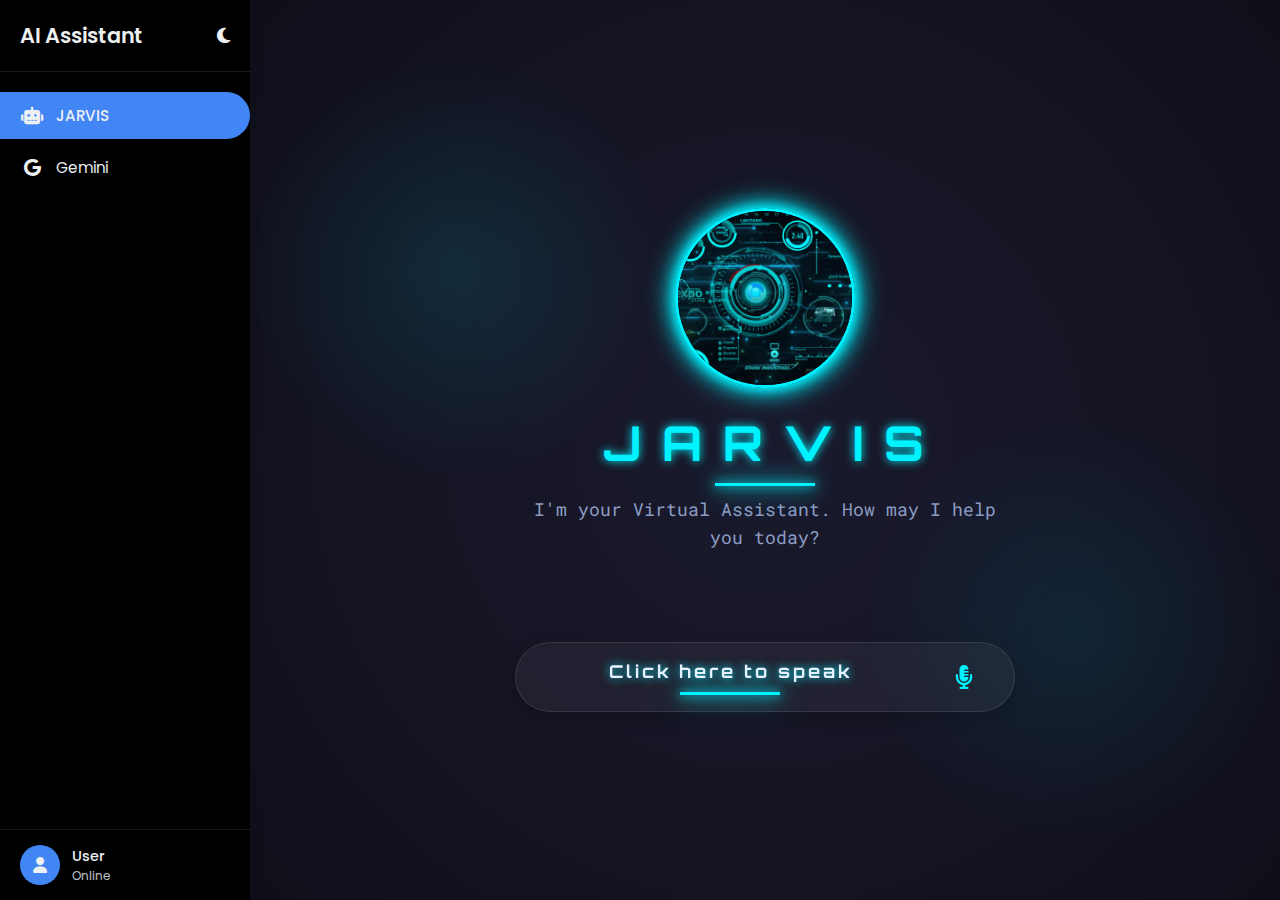
<file: index.html>
<!DOCTYPE html>
<html lang="en">
<head>
    <meta charset="UTF-8">
    <meta name="viewport" content="width=device-width, initial-scale=1.0">
    <title>Gemini Chatbot | JARVIS</title>
    <link rel="stylesheet" href="https://fonts.googleapis.com/css2?family=Material+Symbols+Rounded:opsz,wght,FILL,GRAD@24,400,0,0" />
    <link rel="stylesheet" href="https://cdnjs.cloudflare.com/ajax/libs/font-awesome/6.4.0/css/all.min.css">
    <link rel="stylesheet" href="style.css">
</head>
<body>
    <div class="app-container">
        <div class="sidebar">
            <div class="sidebar-header">
                <h2>AI Assistant</h2>
                <div class="theme-toggle">
                    <i class="fas fa-moon"></i>
                </div>
            </div>
            <div class="tab-buttons">
                <button class="tab-button active" onclick="showFrame('jarvis')">
                    <i class="fas fa-robot"></i>
                    <span>JARVIS</span>
                </button>
                <button class="tab-button" onclick="showFrame('google')">
                    <i class="fab fa-google"></i>
                    <span>Gemini</span>
                </button>
            </div>
            <div class="user-profile">
                <div class="avatar">
                    <i class="fas fa-user"></i>
                </div>
                <div class="user-info">
                    <span class="username">User</span>
                    <span class="user-status">Online</span>
                </div>
            </div>
        </div>
        <div class="main-content">
            <iframe id="jarvis-frame" src="jarvis.html" class="active-frame"></iframe>
            <iframe id="google-frame" src="gemini.html"></iframe>
        </div>
    </div>
    <script src="script.js"></script>
</body>
</html>
</file>
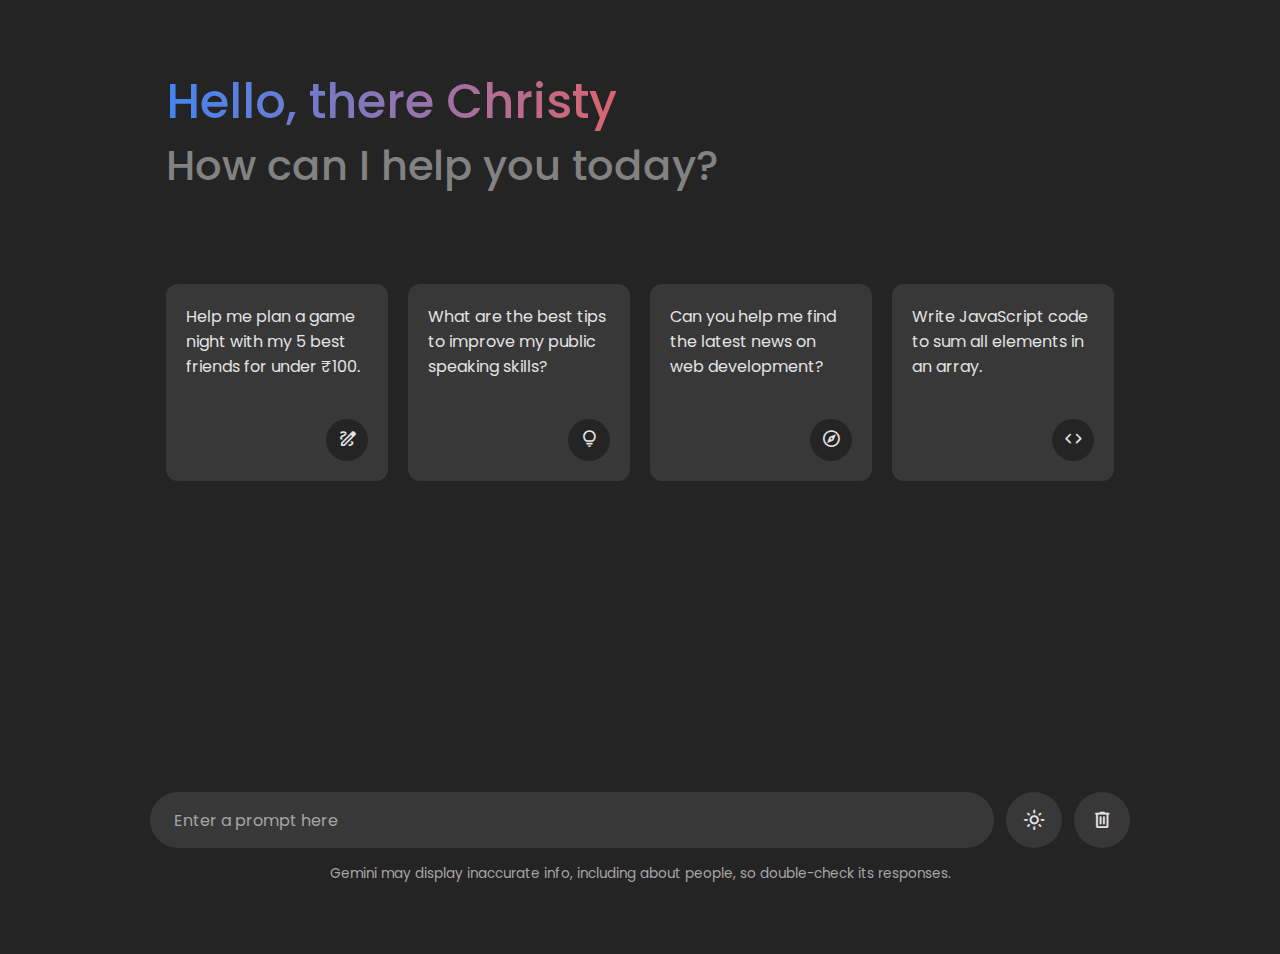
<file: gemini.html>
<!DOCTYPE html>
<html lang="en">
<head>
  <meta charset="UTF-8">
  <meta name="viewport" content="width=device-width, initial-scale=1.0">
  <title>Gemini Chatbot | Christena</title>
  <link rel="stylesheet" href="https://fonts.googleapis.com/css2?family=Material+Symbols+Rounded:opsz,wght,FILL,GRAD@24,400,0,0" />
  <link rel="stylesheet" href="style.css">
  <style>
@import url('https://fonts.googleapis.com/css2?family=Poppins:wght@400;500;600&display=swap');
* {
  margin: 0;
  padding: 0;
  box-sizing: border-box;
  font-family: "Poppins", sans-serif;
}
:root {
  --text-color: #E3E3E3;
  --subheading-color: #828282;
  --placeholder-color: #A6A6A6;
  --primary-color: #242424;
  --secondary-color: #383838;
  --secondary-hover-color: #444;
}
.light_mode {
  --text-color: #222;
  --subheading-color: #A0A0A0;
  --placeholder-color: #6C6C6C;
  --primary-color: #FFF;
  --secondary-color: #E9EEF6;
  --secondary-hover-color: #DBE1EA;
}
body {
  background: var(--primary-color);
}
.header, .chat-list .message, .typing-form {
  margin: 0 auto;
  max-width: 980px;
}
.header {
  margin-top: 6vh;
  padding: 1rem;
  overflow-x: hidden;
}
body.hide-header .header {
  margin: 0;
  display: none;
}
.header :where(.title, .subtitle) {
  color: var(--text-color);
  font-weight: 500;
  line-height: 4rem;
}
.header .title {
  width: fit-content;
  font-size: 3rem;
  background-clip: text;
  background: linear-gradient(to right, #4285f4, #d96570);
  -webkit-background-clip: text;
  -webkit-text-fill-color: transparent;
}
.header .subtitle {
  font-size: 2.6rem;
  color: var(--subheading-color);
}
.suggestion-list {
  width: 100%;
  list-style: none;
  display: flex;
  gap: 1.25rem;
  margin-top: 9.5vh;
  overflow: hidden;
  overflow-x: auto;
  scroll-snap-type: x mandatory;
  scrollbar-width: none;
}
.suggestion-list .suggestion {
  cursor: pointer;
  padding: 1.25rem;
  width: 222px;
  flex-shrink: 0;
  display: flex;
  flex-direction: column;
  align-items: flex-end;
  border-radius: 0.75rem;
  justify-content: space-between;
  background: var(--secondary-color);
  transition: 0.2s ease;
}
.suggestion-list .suggestion:hover {
  background: var(--secondary-hover-color);
}
.suggestion-list .suggestion :where(.text, .icon) {
  font-weight: 400;
  color: var(--text-color);
}
.suggestion-list .suggestion .icon {
  width: 42px;
  height: 42px;
  display: flex;
  font-size: 1.3rem;
  margin-top: 2.5rem;
  align-self: flex-end;
  align-items: center;
  border-radius: 50%;
  justify-content: center;
  color: var(--text-color);
  background: var(--primary-color);
}
.chat-list {
  padding: 2rem 1rem 12rem;
  max-height: 100vh;
  overflow-y: auto;
  scrollbar-color: #999 transparent;
}
.chat-list .message.incoming {
  margin-top: 1.5rem;
}
.chat-list .message .message-content {
  display: flex;
  gap: 1.5rem;
  width: 100%;
  align-items: center;
}
.chat-list .message .text {
  color: var(--text-color);
  white-space: pre-wrap;
}
.chat-list .message.error .text {
  color: #e55865;
}
.chat-list .message.loading .text {
  display: none;
}
.chat-list .message .avatar {
  width: 40px;
  height: 40px;
  object-fit: cover;
  border-radius: 50%;
  align-self: flex-start;
}
.chat-list .message.loading .avatar {
  animation: rotate 3s linear infinite;
}
@keyframes rotate {
  100% {
    transform: rotate(360deg);
  }
}
.chat-list .message .icon {
  color: var(--text-color);
  cursor: pointer;
  height: 35px;
  width: 35px;
  border-radius: 50%;
  display: flex;
  align-items: center;
  justify-content: center;
  background: none;
  font-size: 1.25rem;
  margin-left: 3.5rem;
  visibility: hidden;
}
.chat-list .message .icon.hide {
  visibility: hidden;
}
.chat-list .message:not(.loading, .error):hover .icon:not(.hide){
  visibility: visible;
}
.chat-list .message .icon:hover {
  background: var(--secondary-hover-color);
}
.chat-list .message .loading-indicator {
  display: none;
  gap: 0.8rem;
  width: 100%;
  flex-direction: column;
}
.chat-list .message.loading .loading-indicator {
  display: flex;
}
.chat-list .message .loading-indicator .loading-bar {
  height: 11px;
  width: 100%;
  border-radius: 0.135rem;
  background-position: -800px 0;
  background: linear-gradient(to right, #4285f4, var(--primary-color), #4285f4);
  animation: loading 3s linear infinite;
}
.chat-list .message .loading-indicator .loading-bar:last-child {
  width: 70%;
}
@keyframes loading {
  0% {
    background-position: -800px 0;
  }
  100% {
    background-position: 800px 0;
  }
}
.typing-area {
  position: fixed;
  width: 100%;
  left: 0;
  bottom: 0;
  padding: 1rem;
  background: var(--primary-color);
}
.typing-area :where(.typing-form, .action-buttons) {
  display: flex;
  gap: 0.75rem;
}
.typing-form .input-wrapper {
  width: 100%;
  height: 56px;
  display: flex;
  position: relative;
}
.typing-form .typing-input {
  height: 100%;
  width: 100%;
  border: none;
  outline: none;
  resize: none;
  font-size: 1rem;
  color: var(--text-color);
  padding: 1.1rem 4rem 1.1rem 1.5rem;
  border-radius: 100px;
  background: var(--secondary-color);
}
.typing-form .typing-input:focus {
  background: var(--secondary-hover-color);
}
.typing-form .typing-input::placeholder {
  color: var(--placeholder-color);
}
.typing-area .icon {
  width: 56px;
  height: 56px;
  flex-shrink: 0;
  cursor: pointer;
  border-radius: 50%;
  display: flex;
  font-size: 1.4rem;
  color: var(--text-color);
  align-items: center;
  justify-content: center;
  background: var(--secondary-color);
  transition: 0.2s ease;
}
.typing-area .icon:hover {
  background: var(--secondary-hover-color);
}
.typing-form #send-message-button {
  position: absolute;
  right: 0;
  outline: none;
  border: none;
  transform: scale(0);
  background: transparent;
  transition: transform 0.2s ease;
}
.typing-form .typing-input:valid ~ #send-message-button {
  transform: scale(1);
}
.typing-area .disclaimer-text {
  text-align: center;
  font-size: 0.85rem;
  margin-top: 1rem;
  color: var(--placeholder-color);
}
@media (max-width: 768px) {
  .header :is(.title, .subtitle) {
    font-size: 2rem;
    line-height: 2.6rem;
  }
  .header .subtitle {
    font-size: 1.7rem;
  }
  .typing-area :where(.typing-form, .action-buttons) {
    gap: 0.4rem;
  }
  .typing-form .input-wrapper {
    height: 50px;
  }
  .typing-form .typing-input {
    padding: 1.1rem 3.5rem 1.1rem 1.2rem;
  }
  .typing-area .icon {
    height: 50px;
    width: 50px;
  }
  .typing-area .disclaimer-text {
    font-size: 0.75rem;
    margin-top: 0.5rem;
  }
}
  </style>
</head>
<body>
  <header class="header">
    <h1 class="title">Hello, there Christy</h1>
    <p class="subtitle">How can I help you today?</p>
    <ul class="suggestion-list">
      <li class="suggestion">
        <h4 class="text">Help me plan a game night with my 5 best friends for under ₹100.</h4>
        <span class="icon material-symbols-rounded">draw</span>
      </li>
      <li class="suggestion">
        <h4 class="text">What are the best tips to improve my public speaking skills?</h4>
        <span class="icon material-symbols-rounded">lightbulb</span>
      </li>
      <li class="suggestion">
        <h4 class="text">Can you help me find the latest news on web development?</h4>
        <span class="icon material-symbols-rounded">explore</span>
      </li>
      <li class="suggestion">
        <h4 class="text">Write JavaScript code to sum all elements in an array.</h4>
        <span class="icon material-symbols-rounded">code</span>
      </li>
    </ul>
  </header>
  <div class="chat-list"></div>
  <div class="typing-area">
    <form action="#" class="typing-form">
      <div class="input-wrapper">
        <input type="text" placeholder="Enter a prompt here" class="typing-input" required />
        <button id="send-message-button" class="icon material-symbols-rounded">send</button>
      </div>
      <div class="action-buttons">
        <span id="theme-toggle-button" class="icon material-symbols-rounded">light_mode</span>
        <span id="delete-chat-button" class="icon material-symbols-rounded">delete</span>
      </div>
    </form>
    <p class="disclaimer-text">
      Gemini may display inaccurate info, including about people, so double-check its responses.
    </p>
  </div>
  <script src="script.js"></script>
  <script>
    const typingForm = document.querySelector(".typing-form");
const chatContainer = document.querySelector(".chat-list");
const suggestions = document.querySelectorAll(".suggestion");
const toggleThemeButton = document.querySelector("#theme-toggle-button");
const deleteChatButton = document.querySelector("#delete-chat-button");

let userMessage = null;
let isResponseGenerating = false;

const API_KEY = "AI"; 
const API_URL = `https://generativelanguage.googleapis.com/v1beta/models/gemini-1.5-flash:generateContent?key=${API_KEY}`;

const loadDataFromLocalstorage = () => {
    const savedChats = localStorage.getItem("saved-chats");
    const isLightMode = (localStorage.getItem("themeColor") === "light_mode");

    document.body.classList.toggle("light_mode", isLightMode);
    toggleThemeButton.innerText = isLightMode ? "dark_mode" : "light_mode";

    chatContainer.innerHTML = savedChats || '';

    if (savedChats && savedChats.trim() !== '') {
        document.body.classList.add("hide-header");
    } else {
        document.body.classList.remove("hide-header");
    }

    chatContainer.scrollTo(0, chatContainer.scrollHeight);
};

const createMessageElement = (content, ...classes) => {
  const div = document.createElement("div");
  div.classList.add("message", ...classes);
  div.innerHTML = content;
  return div;
}
const showTypingEffect = (text, textElement, incomingMessageDiv) => {
  const words = text.split(' ');
  let currentWordIndex = 0;
  const typingInterval = setInterval(() => {
    textElement.innerText += (currentWordIndex === 0 ? '' : ' ') + words[currentWordIndex++];
    incomingMessageDiv.querySelector(".icon").classList.add("hide");
    if (currentWordIndex === words.length) {
      clearInterval(typingInterval);
      isResponseGenerating = false;
      incomingMessageDiv.querySelector(".icon").classList.remove("hide");
      localStorage.setItem("saved-chats", chatContainer.innerHTML); 
    }
    chatContainer.scrollTo(0, chatContainer.scrollHeight);
  }, 75);
}
const generateAPIResponse = async (incomingMessageDiv) => {
  const textElement = incomingMessageDiv.querySelector(".text"); 
  try {
    const response = await fetch(API_URL, {
      method: "POST",
      headers: { "Content-Type": "application/json" },
      body: JSON.stringify({ 
        contents: [{ 
          role: "user", 
          parts: [{ text: userMessage }] 
        }] 
      }),
    });
    const data = await response.json();
    if (!response.ok) throw new Error(data.error.message);
    const apiResponse = data.candidates[0].content.parts[0].text.replace(/\\(.?)\\*/g, '$1');
    showTypingEffect(apiResponse, textElement, incomingMessageDiv); 
  } catch (error) { 
    isResponseGenerating = false;
    textElement.innerText = error.message;
    textElement.parentElement.closest(".message").classList.add("error");
  } finally {
    incomingMessageDiv.classList.remove("loading");
  }
}
const showLoadingAnimation = () => {
  const html = `<div class="message-content">
                  <img class="avatar" src="gemini.png" alt="Gemini avatar">
                  <p class="text"></p>
                  <div class="loading-indicator">
                    <div class="loading-bar"></div>
                    <div class="loading-bar"></div>
                    <div class="loading-bar"></div>
                  </div>
                </div>
                <span onClick="copyMessage(this)" class="icon material-symbols-rounded">content_copy</span>`;
  const incomingMessageDiv = createMessageElement(html, "incoming", "loading");
  chatContainer.appendChild(incomingMessageDiv);
  chatContainer.scrollTo(0, chatContainer.scrollHeight); 
  generateAPIResponse(incomingMessageDiv);
}
const copyMessage = (copyButton) => {
  const messageText = copyButton.parentElement.querySelector(".text").innerText;
  navigator.clipboard.writeText(messageText);
  copyButton.innerText = "done"; 
  setTimeout(() => copyButton.innerText = "content_copy", 1000); 
}
const handleOutgoingChat = () => {
  userMessage = typingForm.querySelector(".typing-input").value.trim() || userMessage;
  if(!userMessage || isResponseGenerating) return; 
  isResponseGenerating = true;
  const html = `<div class="message-content">
                  <img class="avatar" src="user.png" alt="User avatar">
                  <p class="text"></p>
                </div>`;
  const outgoingMessageDiv = createMessageElement(html, "outgoing");
  outgoingMessageDiv.querySelector(".text").innerText = userMessage;
  chatContainer.appendChild(outgoingMessageDiv);
  
  typingForm.reset(); 
  document.body.classList.add("hide-header");
  chatContainer.scrollTo(0, chatContainer.scrollHeight); 
  setTimeout(showLoadingAnimation, 500);
}
toggleThemeButton.addEventListener("click", () => {
  const isLightMode = document.body.classList.toggle("light_mode");
  localStorage.setItem("themeColor", isLightMode ? "light_mode" : "dark_mode");
  toggleThemeButton.innerText = isLightMode ? "dark_mode" : "light_mode";
});
deleteChatButton.addEventListener("click", () => {
  if (confirm("Are you sure you want to delete all the chats?")) {
    localStorage.removeItem("saved-chats");
    loadDataFromLocalstorage();
  }
});
suggestions.forEach(suggestion => {
  suggestion.addEventListener("click", () => {
    userMessage = suggestion.querySelector(".text").innerText;
    handleOutgoingChat();
  });
});
typingForm.addEventListener("submit", (e) => {
  e.preventDefault(); 
  handleOutgoingChat();
});
loadDataFromLocalstorage();

  </script>
</body>
</html>
</file>
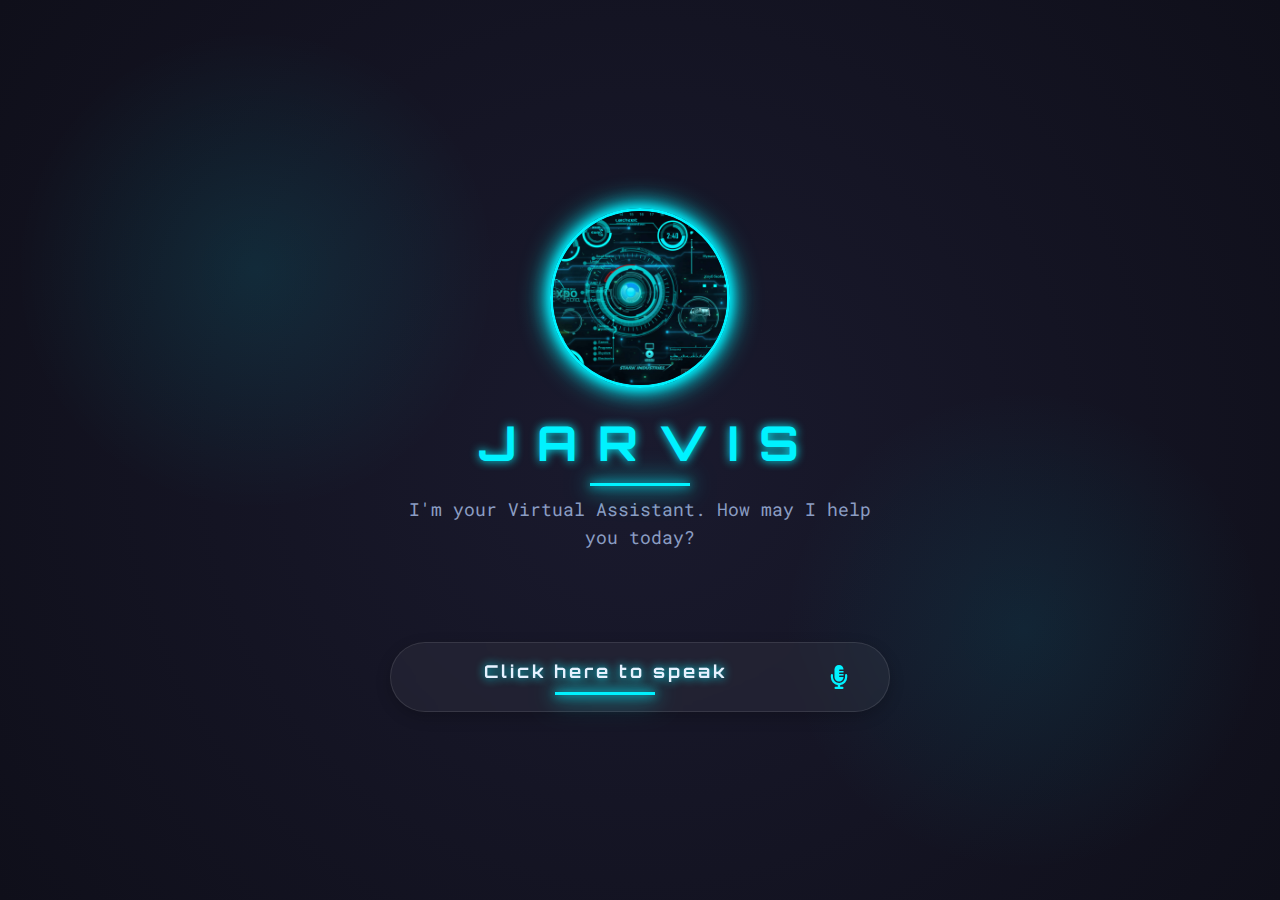
<file: jarvis.html>
<!DOCTYPE HTML>
<html lang="en">
<head>
    <meta charset="UTF-8">
    <meta name="viewport" content="width=device-width, initial-scale=1.0">
    <meta http-equiv="X-UA-Compatible" content="ie=edge">
    <title>JARVIS – Virtual Assistant</title>
    <link rel="shortcut icon" href="avatar.png" type="image/x-icon">
    <!-- Linking the CSS file for styling -->
    <link rel="stylesheet" href="https://cdnjs.cloudflare.com/ajax/libs/font-awesome/6.4.0/css/all.min.css">
    <style>
        /* Importing fonts */
        @import url('https://fonts.googleapis.com/css2?family=Orbitron:wght@400;500;600;700&family=Roboto+Mono:wght@300;400;500;600&display=swap');

        /* Color variables */
        :root {
            --primary: #00f2ff;
            --primary-dark: #00bcd4;
            --secondary: #1a1a2e;
            --background: #0f0f1a;
            --text-light: #e6f1ff;
            --text-dim: #8b9dc3;
            --glass: rgba(255, 255, 255, 0.05);
            --glass-border: rgba(255, 255, 255, 0.1);
            --neon-glow: 0 0 10px var(--primary), 0 0 20px var(--primary), 0 0 30px var(--primary);
        }

        /* Universal styles */
        * {
            margin: 0;
            padding: 0;
            box-sizing: border-box;
        }

        body {
            background: var(--background);
            color: var(--text-light);
            font-family: 'Roboto Mono', monospace;
            overflow-x: hidden;
            height: 100vh;
        }

        /* Main section */
        .main {
            min-height: 100vh;
            width: 100%;
            display: flex;
            flex-direction: column;
            align-items: center;
            justify-content: center;
            background: radial-gradient(circle at center, #1a1a2e 0%, #0f0f1a 100%);
            position: relative;
            overflow: hidden;
        }

        /* Futuristic background elements */
        .main::before {
            content: '';
            position: absolute;
            top: 0;
            left: 0;
            width: 100%;
            height: 100%;
            background: 
                radial-gradient(circle at 20% 30%, rgba(0, 242, 255, 0.1) 0%, transparent 20%),
                radial-gradient(circle at 80% 70%, rgba(0, 188, 212, 0.1) 0%, transparent 20%);
            z-index: 0;
        }

        /* Image container */
        .image-container {
            padding: 20px;
            text-align: center;
            position: relative;
            z-index: 1;
            margin-bottom: 30px;
            animation: float 6s ease-in-out infinite;
        }

        @keyframes float {
            0%, 100% { transform: translateY(0); }
            50% { transform: translateY(-15px); }
        }

        /* Image styling */
        .image img {
            width: 180px;
            height: 180px;
            object-fit: cover;
            border-radius: 50%;
            border: 3px solid var(--primary);
            box-shadow: var(--neon-glow);
            transition: all 0.5s ease;
        }

        .image img:hover {
            transform: scale(1.05);
            box-shadow: 0 0 20px var(--primary), 0 0 30px var(--primary), 0 0 40px var(--primary);
        }

        /* Title styling */
        h1 {
            color: var(--primary);
            font-family: 'Orbitron', sans-serif;
            font-size: 3rem;
            font-weight: 700;
            margin: 20px 0 10px;
            letter-spacing: 3px;
            text-shadow: 0 0 10px var(--primary);
            position: relative;
        }

        h1::after {
            content: '';
            display: block;
            width: 100px;
            height: 3px;
            background: var(--primary);
            margin: 10px auto;
            box-shadow: var(--neon-glow);
        }

        /* Subtitle styling */
        p {
            color: var(--text-dim);
            font-size: 1.1rem;
            margin-bottom: 40px;
            max-width: 500px;
            line-height: 1.6;
        }

        /* Input section */
        .input {
            display: flex;
            justify-content: space-between;
            align-items: center;
            width: 90%;
            max-width: 500px;
            height: 70px;
            border-radius: 35px;
            background: var(--glass);
            backdrop-filter: blur(10px);
            border: 1px solid var(--glass-border);
            padding: 0 25px;
            box-shadow: 0 5px 15px rgba(0, 0, 0, 0.2);
            transition: all 0.3s ease;
            position: relative;
            z-index: 1;
        }

        .input:hover {
            border-color: var(--primary);
            box-shadow: 0 0 15px rgba(0, 242, 255, 0.3);
        }

        /* Microphone button */
        .talk {
            background: transparent;
            outline: none;
            border: none;
            width: 50px;
            height: 50px;
            display: flex;
            justify-content: center;
            align-items: center;
            cursor: pointer;
            color: var(--primary);
            font-size: 1.5rem;
            transition: all 0.3s ease;
            border-radius: 50%;
        }

        .talk:hover {
            color: white;
            background: var(--primary);
            transform: scale(1.1);
            box-shadow: 0 0 15px var(--primary);
        }

        /* Content text */
        .content {
            color: var(--text-light);
            font-size: 1.1rem;
            margin-right: 20px;
            flex-grow: 1;
            text-align: center;
            transition: all 0.3s ease;
        }

        /* Active state for listening */
        .input.listening {
            border-color: var(--primary);
            box-shadow: var(--neon-glow);
            animation: pulse 1.5s infinite;
        }

        .input.listening .talk {
            color: #ff3d3d;
            animation: pulse 0.8s infinite;
        }

        @keyframes pulse {
            0%, 100% { transform: scale(1); }
            50% { transform: scale(1.05); }
        }

        /* Responsive design */
        @media (max-width: 768px) {
            h1 {
                font-size: 2rem;
            }
            
            p {
                font-size: 1rem;
                padding: 0 20px;
            }
            
            .input {
                height: 60px;
                width: 95%;
            }
            
            .image img {
                width: 150px;
                height: 150px;
            }
        }
    </style>
</head>
<body>
    <section class="main">
        <div class="image-container">
            <div class="image">
                <img decoding="async" src="image.png" alt="JARVIS Image">
            </div>
            <h1>J A R V I S</h1>
            <p>I'm your Virtual Assistant. How may I help you today?</p>
        </div>
        <div class="input">
            <h1 class="content">Click here to speak</h1>
            <button class="talk"><i class="fas fa-microphone-alt"></i></button>
        </div>
    </section>

    <script>
        // All original JavaScript remains exactly the same
        const btn = document.querySelector('.talk');
        const content = document.querySelector('.content');
        const inputDiv = document.querySelector('.input');

        function speak(text) {
            const text_speak = new SpeechSynthesisUtterance(text);
            text_speak.rate = 1;
            text_speak.volume = 1;
            text_speak.pitch = 1;
            window.speechSynthesis.speak(text_speak);
        }

        function wishMe() {
            var day = new Date();
            var hour = day.getHours();
            if (hour >= 0 && hour < 12) {
                speak("Good Morning Boss...");
            } else if (hour >= 12 && hour < 17) {
                speak("Good Afternoon Boss...");
            } else {
                speak("Good Evening Boss...");
            }
        }

        window.addEventListener('load', () => {
            speak("Initializing JARVIS...");
            wishMe();
        });

        const SpeechRecognition = window.SpeechRecognition || window.webkitSpeechRecognition;
        const recognition = new SpeechRecognition();

        recognition.onresult = (event) => {
            const currentIndex = event.resultIndex;
            const transcript = event.results[currentIndex][0].transcript;
            content.textContent = transcript;
            takeCommand(transcript.toLowerCase());
        };

        btn.addEventListener('click', () => {
            content.textContent = "Listening...";
            inputDiv.classList.add('listening');
            recognition.start();
        });

        recognition.onend = () => {
            inputDiv.classList.remove('listening');
        };

        function takeCommand(message) {
            if (message.includes('hey') || message.includes('hello')) {
                speak("Hello Christena, How may I help you?");
            } else if (message.includes("open google")) {
                window.open("https://google.com", "_blank");
                speak("Opening Google...");
            } else if (message.includes("open youtube")) {
                window.open("https://youtube.com", "_blank");
                speak("Opening Youtube...");
            } else if (message.includes("open facebook")) {
                window.open("https://facebook.com", "_blank");
                speak("Opening Facebook...");
            } else if (message.includes('what is') || message.includes('who is') || message.includes('what are')) {
                window.open(`https://www.google.com/search?q=${message.replace(" ", "+")}`, "_blank");
                const finalText = "This is what I found on the internet regarding " + message;
                speak(finalText);
            } else if (message.includes('wikipedia')) {
                window.open(`https://en.wikipedia.org/wiki/${message.replace("wikipedia", "").trim()}`, "_blank");
                const finalText = "This is what I found on Wikipedia regarding " + message;
                speak(finalText);
            } else if (message.includes('time')) {
                const time = new Date().toLocaleString(undefined, { hour: "numeric", minute: "numeric" });
                const finalText = "The current time is " + time;
                speak(finalText);
            } else if (message.includes('date')) {
                const date = new Date().toLocaleString(undefined, { month: "short", day: "numeric" });
                const finalText = "Today's date is " + date;
                speak(finalText);
            } else if (message.includes('calculator')) {
                window.open('Calculator:///');
                const finalText = "Opening Calculator";
                speak(finalText);
            } else {
                window.open(`https://www.google.com/search?q=${message.replace(" ", "+")}`, "_blank");
                const finalText = "I found some information for " + message + " on Google";
                speak(finalText);
            }
        }
    </script>
</body>
</html>
</file>
<file: style.css>
/* Import Google Fonts */
@import url('https://fonts.googleapis.com/css2?family=Poppins:wght@300;400;500;600;700&display=swap');
@import url('https://fonts.googleapis.com/css2?family=Roboto+Mono:wght@100;300;400;500;700&display=swap');

/* Color Variables */
:root {
    --primary-color: #4285f4;
    --secondary-color: #34a853;
    --accent-color: #fbbc05;
    --danger-color: #ea4335;
    --dark-color: #202124;
    --light-color: #f8f9fa;
    --sidebar-bg: #000000;
    --sidebar-text: #ecf0f1;
    --sidebar-hover: #34495e;
    --shadow: 0 4px 6px rgba(0, 0, 0, 0.1);
    --transition: all 0.3s ease;
}

/* Base Styles */
* {
    margin: 0;
    padding: 0;
    box-sizing: border-box;
    font-family: 'Poppins', sans-serif;
}

body {
    background-color: #f5f7fa;
    color: #333;
    height: 100vh;
    overflow: hidden;
}

.app-container {
    display: flex;
    height: 100vh;
}

/* Sidebar Styles */
.sidebar {
    width: 250px;
    background: var(--sidebar-bg);
    color: var(--sidebar-text);
    display: flex;
    flex-direction: column;
    box-shadow: 2px 0 10px rgba(0, 0, 0, 0.1);
    z-index: 10;
}

.sidebar-header {
    padding: 20px;
    display: flex;
    justify-content: space-between;
    align-items: center;
    border-bottom: 1px solid rgba(255, 255, 255, 0.1);
}

.sidebar-header h2 {
    font-size: 1.3rem;
    font-weight: 600;
}

.theme-toggle {
    cursor: pointer;
    font-size: 1.1rem;
    transition: var(--transition);
}

.theme-toggle:hover {
    color: var(--accent-color);
}

.tab-buttons {
    padding: 15px 0;
    flex-grow: 1;
}

.tab-button {
    width: 100%;
    padding: 12px 20px;
    margin: 5px 0;
    background: transparent;
    border: none;
    color: var(--sidebar-text);
    text-align: left;
    display: flex;
    align-items: center;
    gap: 12px;
    cursor: pointer;
    transition: var(--transition);
    border-radius: 0 30px 30px 0;
    font-size: 0.95rem;
}

.tab-button i {
    font-size: 1.1rem;
    width: 24px;
    text-align: center;
}

.tab-button:hover {
    background: var(--sidebar-hover);
}

.tab-button.active {
    background: var(--primary-color);
    font-weight: 500;
}

.user-profile {
    padding: 15px 20px;
    display: flex;
    align-items: center;
    gap: 12px;
    border-top: 1px solid rgba(255, 255, 255, 0.1);
    margin-top: auto;
}

.avatar {
    width: 40px;
    height: 40px;
    border-radius: 50%;
    background: var(--primary-color);
    display: flex;
    align-items: center;
    justify-content: center;
}

.user-info {
    display: flex;
    flex-direction: column;
}

.username {
    font-weight: 500;
    font-size: 0.9rem;
}

.user-status {
    font-size: 0.75rem;
    opacity: 0.8;
}

/* Main Content Styles */
.main-content {
    flex: 1;
    position: relative;
    overflow: hidden;
}

iframe {
    width: 100%;
    height: 100%;
    border: none;
    display: none;
}

iframe.active-frame {
    display: block;
    animation: fadeIn 0.3s ease;
}

/* Animations */
@keyframes fadeIn {
    from { opacity: 0; }
    to { opacity: 1; }
}

/* Responsive Design */
@media (max-width: 768px) {
    .sidebar {
        width: 70px;
        overflow: hidden;
    }
    
    .sidebar-header h2, 
    .tab-button span,
    .user-info {
        display: none;
    }
    
    .tab-button {
        justify-content: center;
        border-radius: 50%;
        width: 40px;
        height: 40px;
        margin: 5px auto;
        padding: 0;
    }
    
    .tab-button i {
        margin: 0;
    }
    
    .user-profile {
        justify-content: center;
    }
}
</file>
